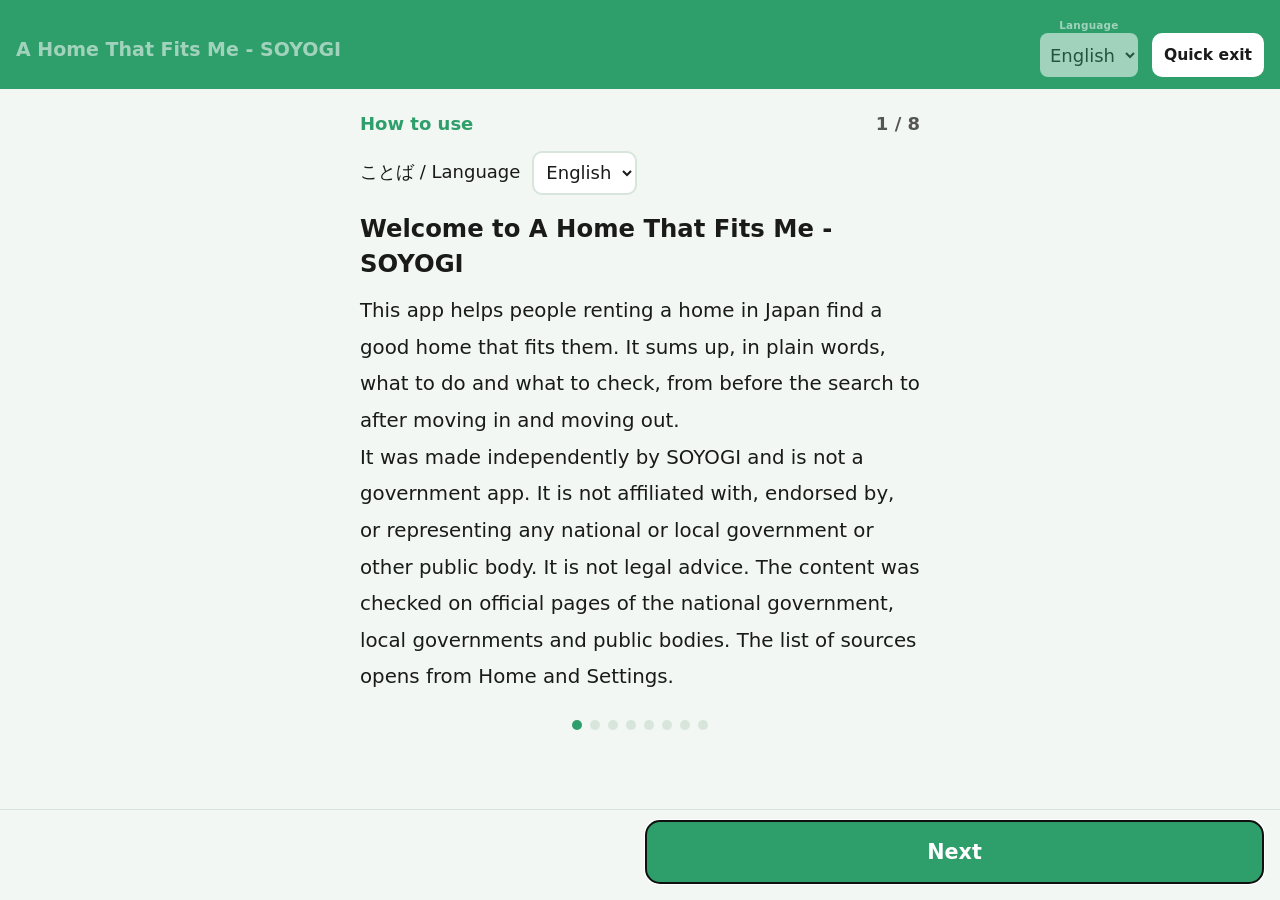
<file: index.html>
<!DOCTYPE html>
<html lang="ja">
<head>
<meta charset="UTF-8">
<meta name="viewport" content="width=device-width, initial-scale=1, viewport-fit=cover">
<meta name="theme-color" content="#2e9e6b">
<title>わたしに合う部屋さがし・そよぎ</title>
<meta name="description" content="賃貸の部屋さがしで、探す前から住んだあとまでにすることを、やさしい言葉のカードと内見のチェックシートで。頼んでよいことと使える仕組みも。端末内のみ・オフライン・登録なし。">
<link rel="manifest" href="manifest.json">
<link rel="icon" href="icons/icon-192.png">
<link rel="apple-touch-icon" href="icons/icon-192.png">
<link rel="stylesheet" href="style.css">
<link rel="stylesheet" href="heya.css">
</head>
<body class="fs0">
<header id="hd">
  <div id="hd-title">わたしに合う部屋さがし・そよぎ</div>
  <div id="hd-right">
    <div id="lang-wrap">
      <span class="lang-label">Language</span>
      <select id="set-lang" aria-label="Language 言語">
        <option value="ja">日本語</option>
        <option value="en">English</option>
      </select>
    </div>
    <!-- すぐ閉じる(app.js quickExit)。重ねた画面はヘッダーの下に出すので、いつも見えている -->
    <button id="btn-qx" class="qx-btn" type="button"></button>
  </div>
</header>

<main id="main">

  <!-- 画面は screens/<id>.js が描く。ナビは6個まで -->
  <section id="scr-home" class="screen" data-scr="home"></section>
  <section id="scr-cards" class="screen hidden" data-scr="cards"></section>
  <section id="scr-naiken" class="screen hidden" data-scr="naiken"></section>
  <section id="scr-joken" class="screen hidden" data-scr="joken"></section>
  <section id="scr-soudan" class="screen hidden" data-scr="soudan"></section>

  <!-- せってい(共通シェル。文言は app.js の I18N_MAP が入れる) -->
  <section id="scr-set" class="screen hidden" data-scr="set">
    <h2 id="set-h-normal" class="sec-h"></h2>
    <div class="set-row"><span id="lbl-fs"></span><button id="btn-fs" class="set-btn"></button></div>
    <div class="set-row"><span id="lbl-theme"></span><button id="btn-theme" class="set-btn"></button></div>
    <div class="set-row"><span id="lbl-bgm"></span><button id="btn-bgm" class="set-btn"></button></div>
    <div class="set-row"><span id="lbl-sound"></span><button id="btn-sound" class="set-btn"></button></div>

    <!-- アプリ固有の設定行(heya_ui.js がつなぐ。文言は app.js の I18N_MAP) -->
    <div id="set-app-rows">
      <div class="set-row"><span id="lbl-sources"></span><button id="btn-sources" class="set-btn"></button></div>
      <div class="set-row"><span id="lbl-wipe"></span><button id="btn-wipe" class="set-btn"></button></div>
      <p id="set-notapp" class="hint"></p>
    </div>
    <!-- はじめての つかいかた を もう一度(app.js openGuide・GUIDE_AGAIN=false なら隠す) -->
    <div id="set-guide-row" class="set-row"><span id="lbl-guide"></span><button id="btn-guide" class="set-btn"></button></div>

    <h2 id="set-h-backup" class="sec-h"></h2>
    <p id="bk-hint" class="hint"></p>
    <div class="bk-row">
      <button id="bk-export" class="set-btn"></button>
      <button id="bk-import" class="set-btn"></button>
    </div>
    <input id="bk-file" type="file" accept="application/json,.json" class="hidden">

    <p id="set-note" class="hint"></p>
    <p class="credit"><a id="link-privacy" href="privacy.html"></a></p>
    <p class="credit"><a id="about-credit" href="https://soudansoyogi.com/" target="_blank" rel="noopener"></a></p>
    <p id="about-ver" class="credit"></p>
  </section>

</main>

<nav id="navbar">
  <button id="nav-home" class="nav-btn active" data-scr="home"></button>
  <button id="nav-cards" class="nav-btn" data-scr="cards"></button>
  <button id="nav-naiken" class="nav-btn" data-scr="naiken"></button>
  <button id="nav-joken" class="nav-btn" data-scr="joken"></button>
  <button id="nav-soudan" class="nav-btn" data-scr="soudan"></button>
  <button id="nav-set" class="nav-btn" data-scr="set"></button>
</nav>

<div id="toast" class="toast" role="status" aria-live="polite"></div>

<script src="audio.js"></script>
<script src="tap.js"></script>
<script src="i18n.js"></script>
<script src="data.js"></script>
<script src="heya_ui.js"></script>
<script src="screens/router.js"></script>
<script src="screens/home.js"></script>
<script src="screens/cards.js"></script>
<script src="screens/naiken.js"></script>
<script src="screens/joken.js"></script>
<script src="screens/soudan.js"></script>
<script src="app.js"></script>
</body>
</html>
</file>
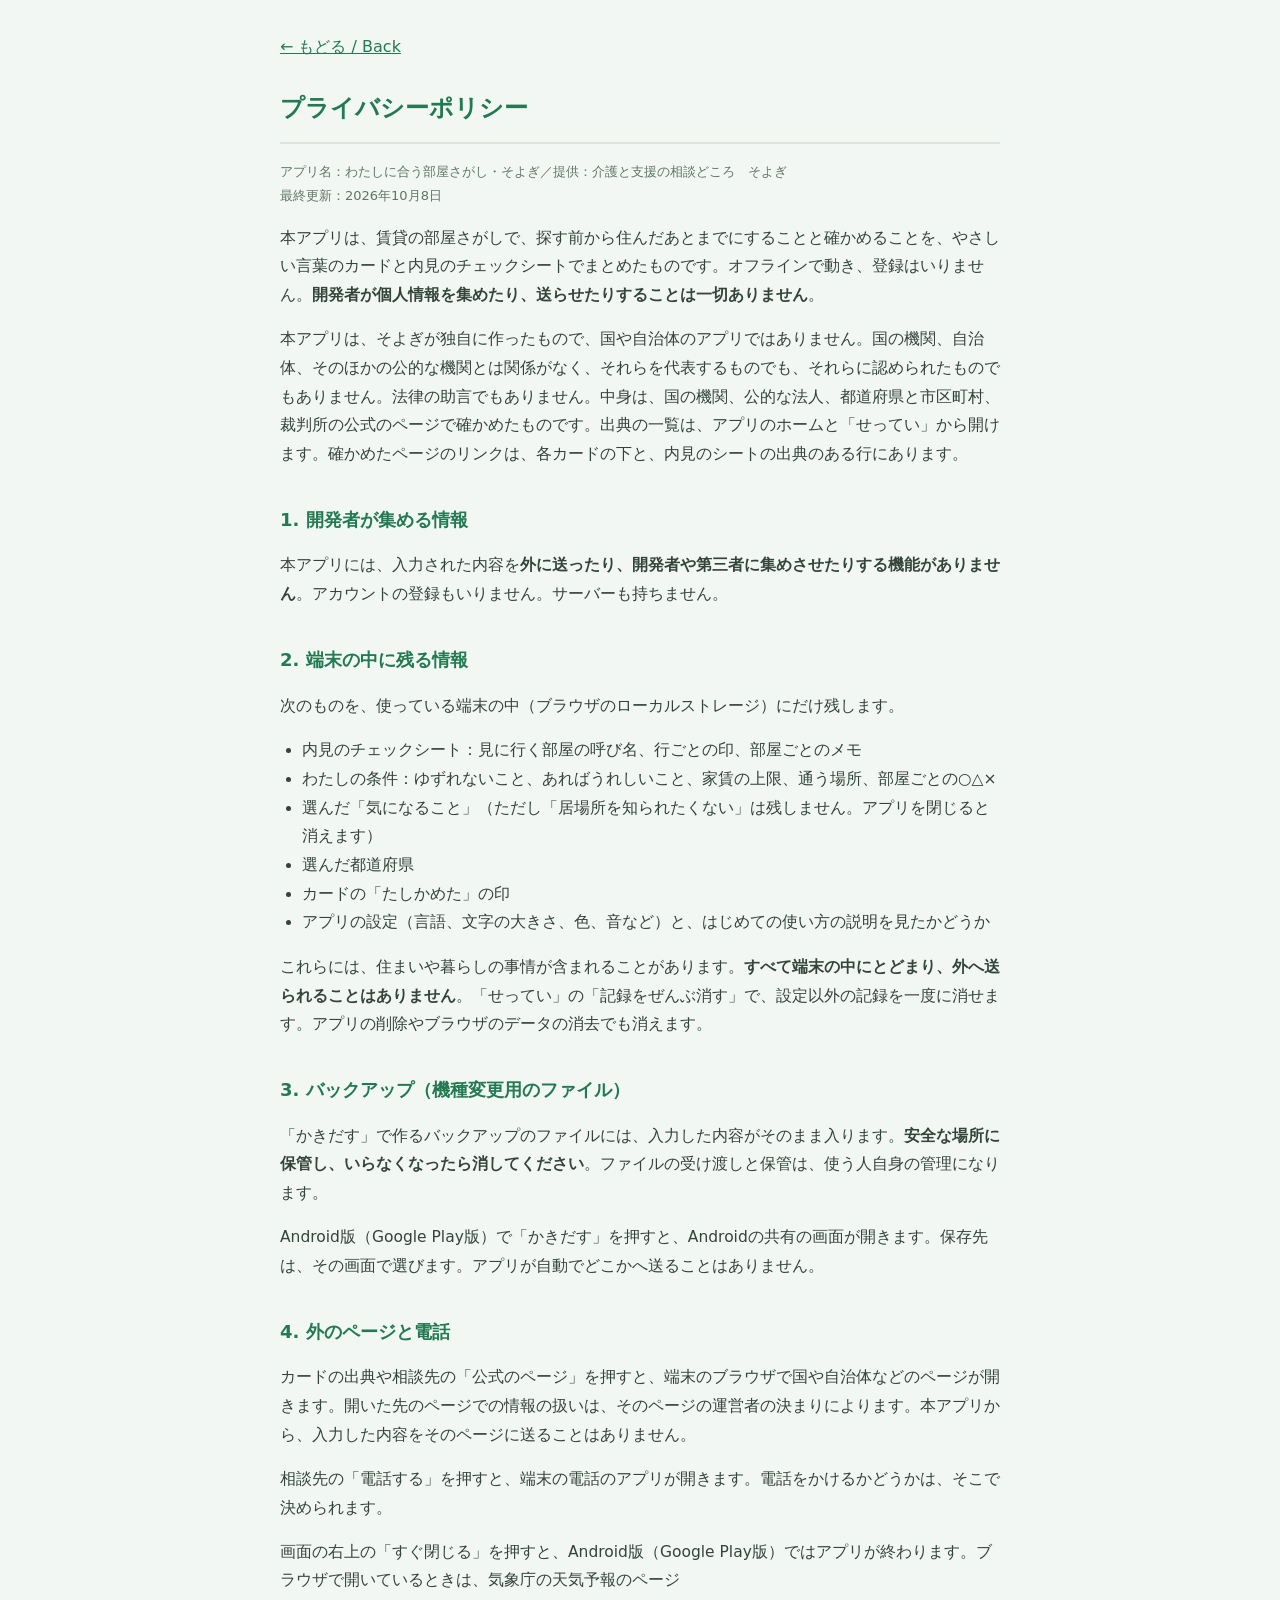
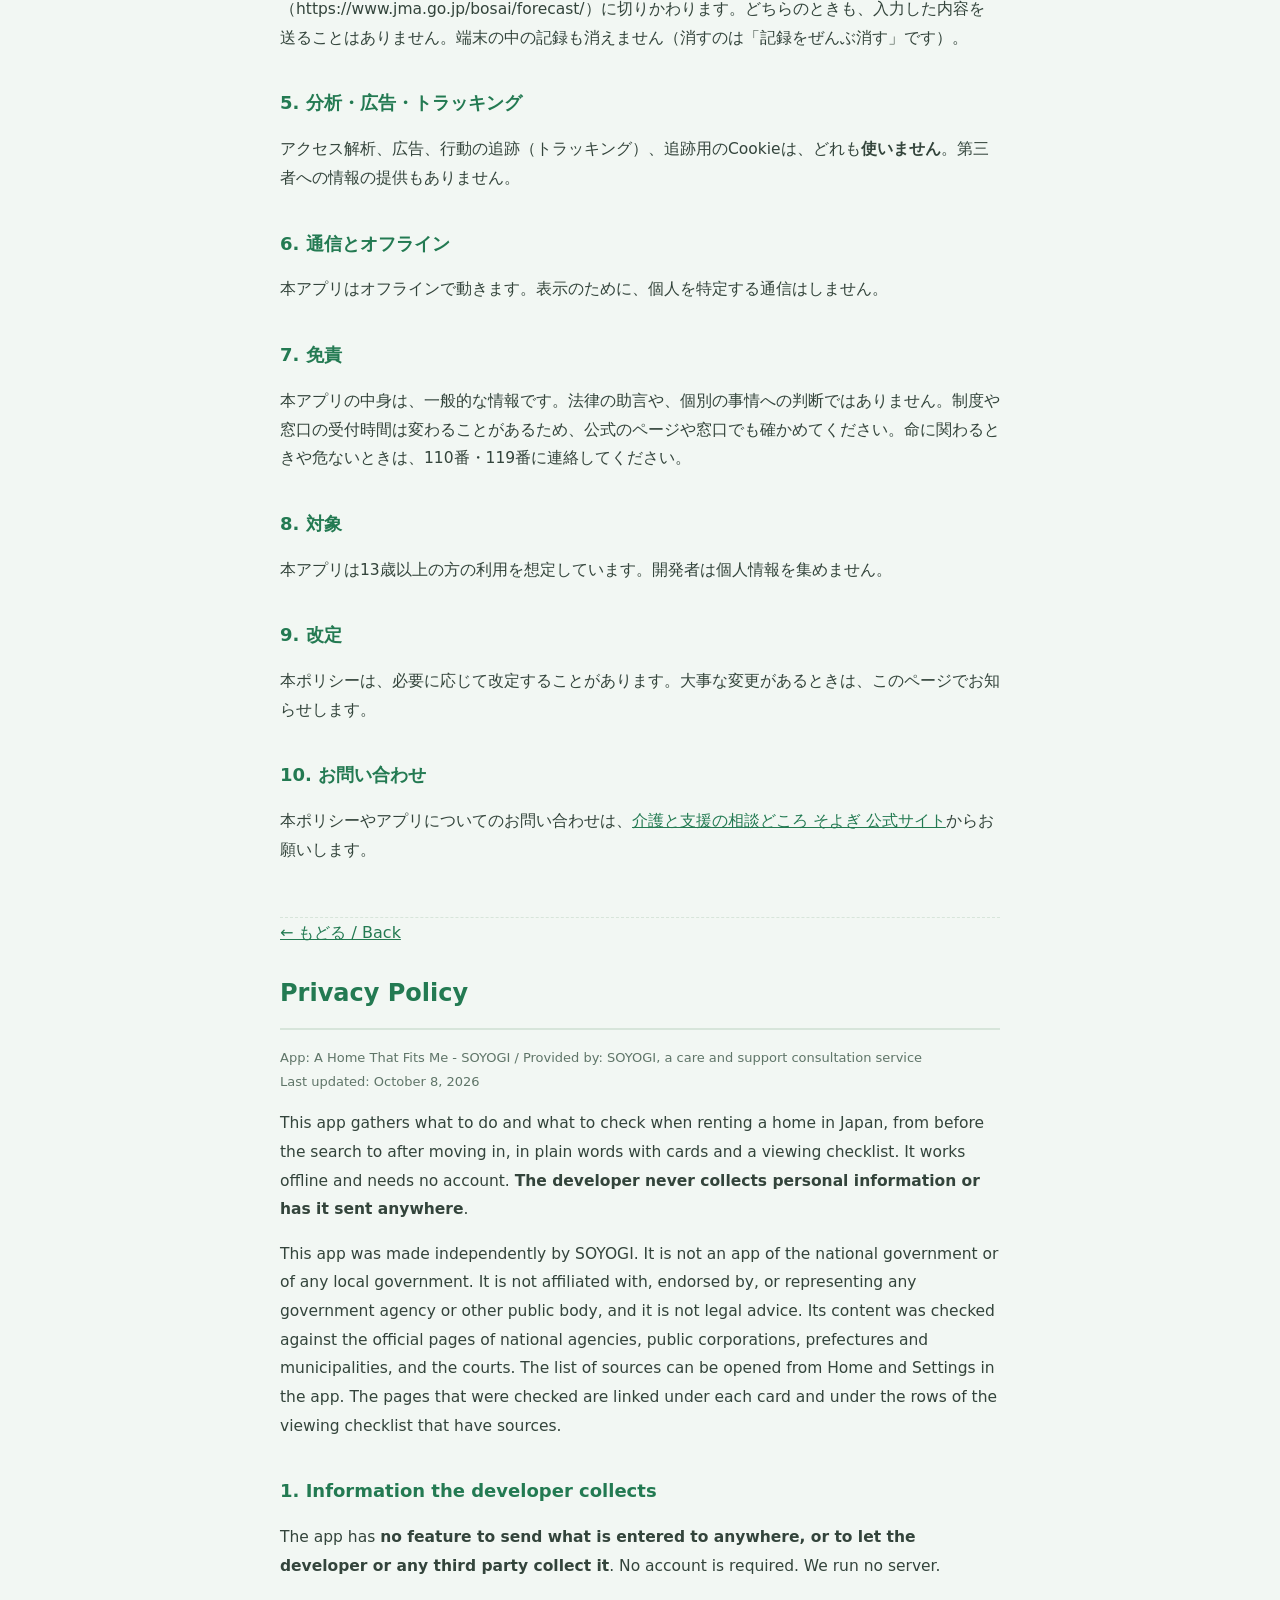
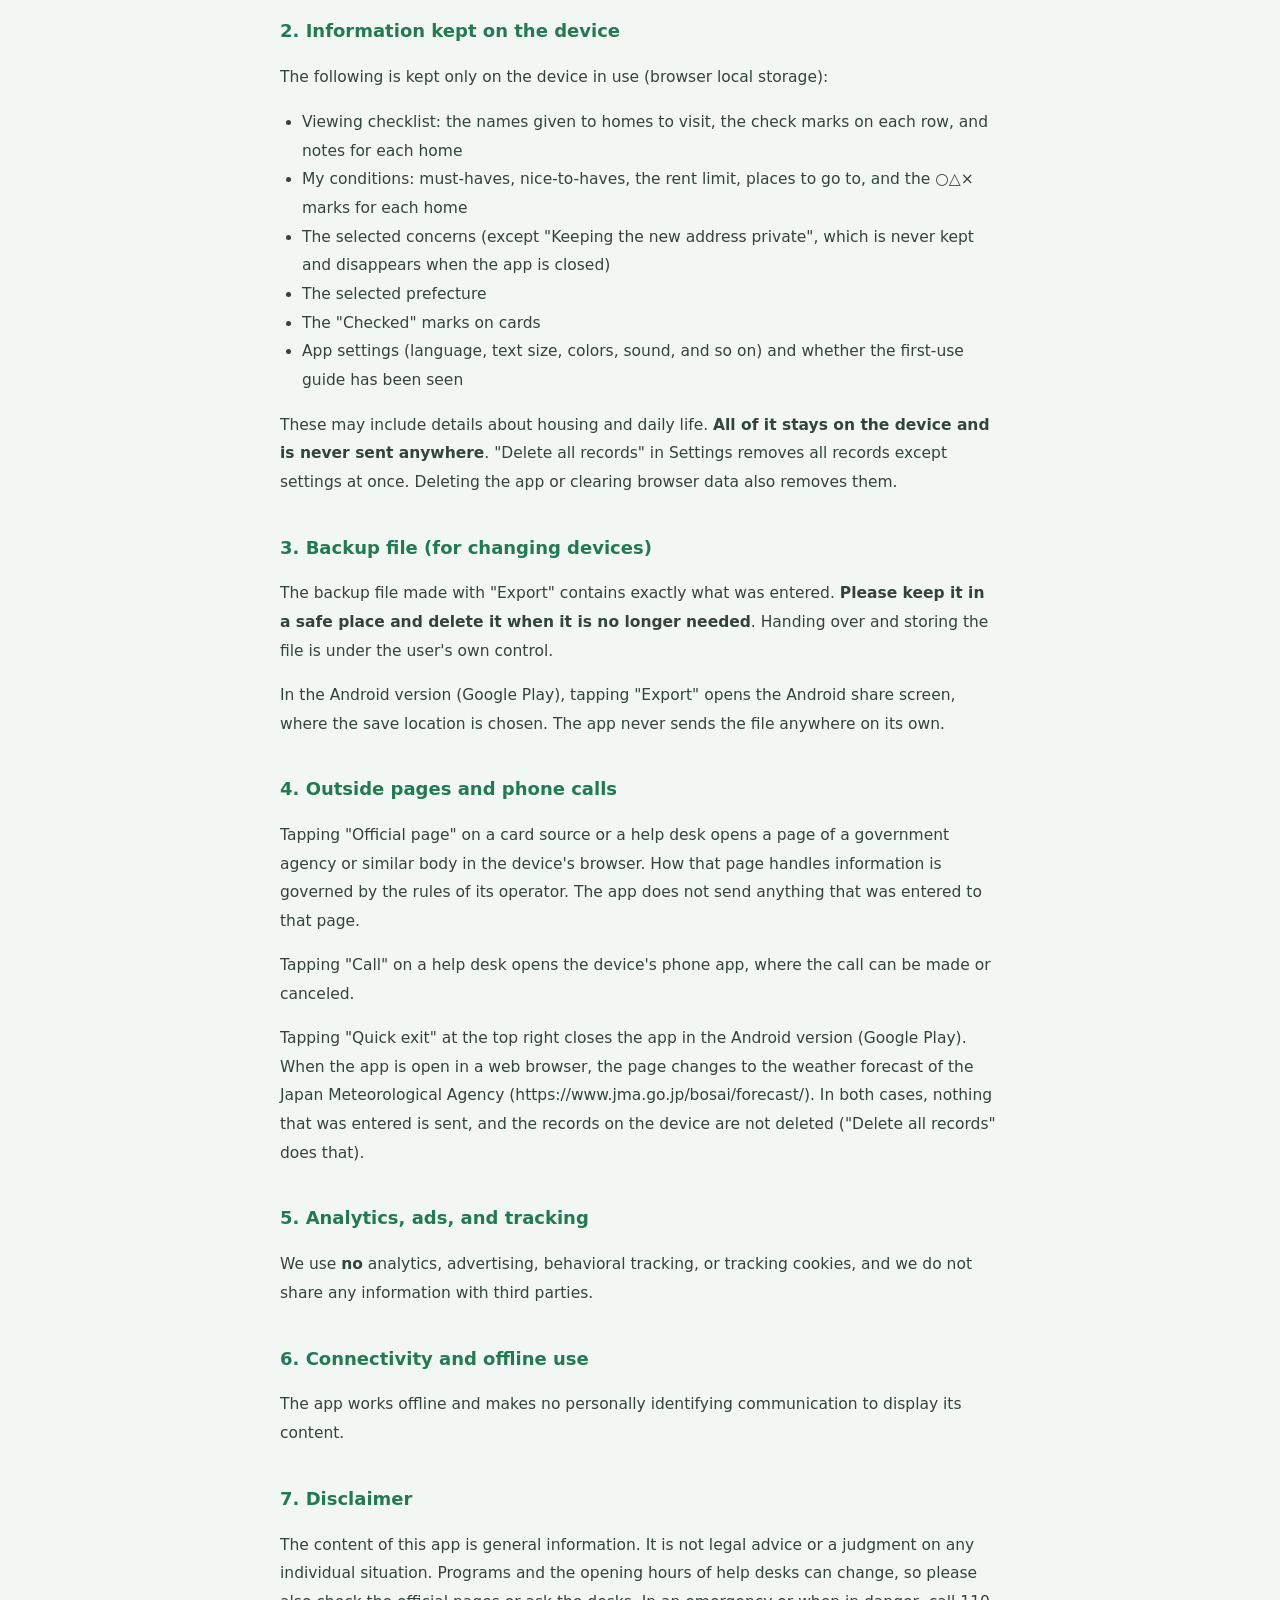
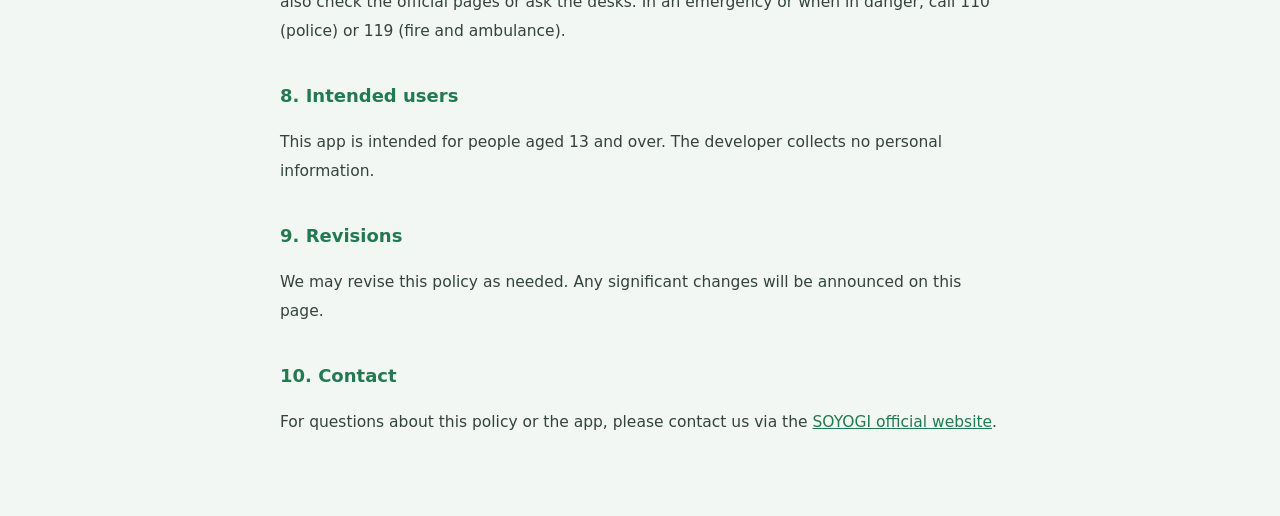
<file: privacy.html>
<!DOCTYPE html>
<html lang="ja">
<head>
<meta charset="UTF-8">
<meta name="viewport" content="width=device-width, initial-scale=1.0">
<meta name="theme-color" content="#2e9e6b">
<title>プライバシーポリシー｜わたしに合う部屋さがし・そよぎ</title>
<style>
  :root{ --brand:#237a52; --ink:#33443b; --soft:#5f7568; --line:#d7e5da; --bg:#f2f7f3; }
  *{box-sizing:border-box;}
  body{ margin:0; background:var(--bg); color:var(--ink); font-family:"Hiragino Kaku Gothic ProN","Yu Gothic UI","Noto Sans JP","Segoe UI",system-ui,sans-serif; line-height:1.85; }
  main{ max-width:760px; margin:0 auto; padding:32px 20px 64px; }
  h1{ font-size:24px; color:var(--brand); border-bottom:2px solid var(--line); padding-bottom:12px; }
  h2{ font-size:18px; color:var(--brand); margin-top:34px; }
  p,li{ font-size:15.5px; }
  ul{ padding-left:22px; }
  .meta{ color:var(--soft); font-size:13px; }
  .back{ display:inline-block; margin-bottom:8px; color:var(--brand); }
  .lang-sep{ margin:52px 0 0; border:0; border-top:1px dashed var(--line); }
  a{ color:var(--brand); }
</style>
</head>
<body>
<main>
  <a class="back" href="./">← もどる / Back</a>
  <h1>プライバシーポリシー</h1>
  <p class="meta">アプリ名：わたしに合う部屋さがし・そよぎ／提供：介護と支援の相談どころ　そよぎ<br>最終更新：2026年10月8日</p>

  <p>本アプリは、賃貸の部屋さがしで、探す前から住んだあとまでにすることと確かめることを、やさしい言葉のカードと内見のチェックシートでまとめたものです。オフラインで動き、登録はいりません。<strong>開発者が個人情報を集めたり、送らせたりすることは一切ありません</strong>。</p>
  <p>本アプリは、そよぎが独自に作ったもので、国や自治体のアプリではありません。国の機関、自治体、そのほかの公的な機関とは関係がなく、それらを代表するものでも、それらに認められたものでもありません。法律の助言でもありません。中身は、国の機関、公的な法人、都道府県と市区町村、裁判所の公式のページで確かめたものです。出典の一覧は、アプリのホームと「せってい」から開けます。確かめたページのリンクは、各カードの下と、内見のシートの出典のある行にあります。</p>

  <h2>1. 開発者が集める情報</h2>
  <p>本アプリには、入力された内容を<strong>外に送ったり、開発者や第三者に集めさせたりする機能がありません</strong>。アカウントの登録もいりません。サーバーも持ちません。</p>

  <h2>2. 端末の中に残る情報</h2>
  <p>次のものを、使っている端末の中（ブラウザのローカルストレージ）にだけ残します。</p>
  <ul>
    <li>内見のチェックシート：見に行く部屋の呼び名、行ごとの印、部屋ごとのメモ</li>
    <li>わたしの条件：ゆずれないこと、あればうれしいこと、家賃の上限、通う場所、部屋ごとの○△×</li>
    <li>選んだ「気になること」（ただし「居場所を知られたくない」は残しません。アプリを閉じると消えます）</li>
    <li>選んだ都道府県</li>
    <li>カードの「たしかめた」の印</li>
    <li>アプリの設定（言語、文字の大きさ、色、音など）と、はじめての使い方の説明を見たかどうか</li>
  </ul>
  <p>これらには、住まいや暮らしの事情が含まれることがあります。<strong>すべて端末の中にとどまり、外へ送られることはありません</strong>。「せってい」の「記録をぜんぶ消す」で、設定以外の記録を一度に消せます。アプリの削除やブラウザのデータの消去でも消えます。</p>

  <h2>3. バックアップ（機種変更用のファイル）</h2>
  <p>「かきだす」で作るバックアップのファイルには、入力した内容がそのまま入ります。<strong>安全な場所に保管し、いらなくなったら消してください</strong>。ファイルの受け渡しと保管は、使う人自身の管理になります。</p>
  <p>Android版（Google Play版）で「かきだす」を押すと、Androidの共有の画面が開きます。保存先は、その画面で選びます。アプリが自動でどこかへ送ることはありません。</p>

  <h2>4. 外のページと電話</h2>
  <p>カードの出典や相談先の「公式のページ」を押すと、端末のブラウザで国や自治体などのページが開きます。開いた先のページでの情報の扱いは、そのページの運営者の決まりによります。本アプリから、入力した内容をそのページに送ることはありません。</p>
  <p>相談先の「電話する」を押すと、端末の電話のアプリが開きます。電話をかけるかどうかは、そこで決められます。</p>
  <p>画面の右上の「すぐ閉じる」を押すと、Android版（Google Play版）ではアプリが終わります。ブラウザで開いているときは、気象庁の天気予報のページ（https://www.jma.go.jp/bosai/forecast/）に切りかわります。どちらのときも、入力した内容を送ることはありません。端末の中の記録も消えません（消すのは「記録をぜんぶ消す」です）。</p>

  <h2>5. 分析・広告・トラッキング</h2>
  <p>アクセス解析、広告、行動の追跡（トラッキング）、追跡用のCookieは、どれも<strong>使いません</strong>。第三者への情報の提供もありません。</p>

  <h2>6. 通信とオフライン</h2>
  <p>本アプリはオフラインで動きます。表示のために、個人を特定する通信はしません。</p>

  <h2>7. 免責</h2>
  <p>本アプリの中身は、一般的な情報です。法律の助言や、個別の事情への判断ではありません。制度や窓口の受付時間は変わることがあるため、公式のページや窓口でも確かめてください。命に関わるときや危ないときは、110番・119番に連絡してください。</p>

  <h2>8. 対象</h2>
  <p>本アプリは13歳以上の方の利用を想定しています。開発者は個人情報を集めません。</p>

  <h2>9. 改定</h2>
  <p>本ポリシーは、必要に応じて改定することがあります。大事な変更があるときは、このページでお知らせします。</p>

  <h2>10. お問い合わせ</h2>
  <p>本ポリシーやアプリについてのお問い合わせは、<a href="https://soudansoyogi.com/" target="_blank" rel="noopener noreferrer">介護と支援の相談どころ そよぎ 公式サイト</a>からお願いします。</p>

  <hr class="lang-sep">

  <a class="back" href="./">← もどる / Back</a>
  <h1>Privacy Policy</h1>
  <p class="meta">App: A Home That Fits Me - SOYOGI / Provided by: SOYOGI, a care and support consultation service<br>Last updated: October 8, 2026</p>

  <p>This app gathers what to do and what to check when renting a home in Japan, from before the search to after moving in, in plain words with cards and a viewing checklist. It works offline and needs no account. <strong>The developer never collects personal information or has it sent anywhere</strong>.</p>
  <p>This app was made independently by SOYOGI. It is not an app of the national government or of any local government. It is not affiliated with, endorsed by, or representing any government agency or other public body, and it is not legal advice. Its content was checked against the official pages of national agencies, public corporations, prefectures and municipalities, and the courts. The list of sources can be opened from Home and Settings in the app. The pages that were checked are linked under each card and under the rows of the viewing checklist that have sources.</p>

  <h2>1. Information the developer collects</h2>
  <p>The app has <strong>no feature to send what is entered to anywhere, or to let the developer or any third party collect it</strong>. No account is required. We run no server.</p>

  <h2>2. Information kept on the device</h2>
  <p>The following is kept only on the device in use (browser local storage):</p>
  <ul>
    <li>Viewing checklist: the names given to homes to visit, the check marks on each row, and notes for each home</li>
    <li>My conditions: must-haves, nice-to-haves, the rent limit, places to go to, and the ○△× marks for each home</li>
    <li>The selected concerns (except "Keeping the new address private", which is never kept and disappears when the app is closed)</li>
    <li>The selected prefecture</li>
    <li>The "Checked" marks on cards</li>
    <li>App settings (language, text size, colors, sound, and so on) and whether the first-use guide has been seen</li>
  </ul>
  <p>These may include details about housing and daily life. <strong>All of it stays on the device and is never sent anywhere</strong>. "Delete all records" in Settings removes all records except settings at once. Deleting the app or clearing browser data also removes them.</p>

  <h2>3. Backup file (for changing devices)</h2>
  <p>The backup file made with "Export" contains exactly what was entered. <strong>Please keep it in a safe place and delete it when it is no longer needed</strong>. Handing over and storing the file is under the user's own control.</p>
  <p>In the Android version (Google Play), tapping "Export" opens the Android share screen, where the save location is chosen. The app never sends the file anywhere on its own.</p>

  <h2>4. Outside pages and phone calls</h2>
  <p>Tapping "Official page" on a card source or a help desk opens a page of a government agency or similar body in the device's browser. How that page handles information is governed by the rules of its operator. The app does not send anything that was entered to that page.</p>
  <p>Tapping "Call" on a help desk opens the device's phone app, where the call can be made or canceled.</p>
  <p>Tapping "Quick exit" at the top right closes the app in the Android version (Google Play). When the app is open in a web browser, the page changes to the weather forecast of the Japan Meteorological Agency (https://www.jma.go.jp/bosai/forecast/). In both cases, nothing that was entered is sent, and the records on the device are not deleted ("Delete all records" does that).</p>

  <h2>5. Analytics, ads, and tracking</h2>
  <p>We use <strong>no</strong> analytics, advertising, behavioral tracking, or tracking cookies, and we do not share any information with third parties.</p>

  <h2>6. Connectivity and offline use</h2>
  <p>The app works offline and makes no personally identifying communication to display its content.</p>

  <h2>7. Disclaimer</h2>
  <p>The content of this app is general information. It is not legal advice or a judgment on any individual situation. Programs and the opening hours of help desks can change, so please also check the official pages or ask the desks. In an emergency or when in danger, call 110 (police) or 119 (fire and ambulance).</p>

  <h2>8. Intended users</h2>
  <p>This app is intended for people aged 13 and over. The developer collects no personal information.</p>

  <h2>9. Revisions</h2>
  <p>We may revise this policy as needed. Any significant changes will be announced on this page.</p>

  <h2>10. Contact</h2>
  <p>For questions about this policy or the app, please contact us via the <a href="https://soudansoyogi.com/" target="_blank" rel="noopener noreferrer">SOYOGI official website</a>.</p>
</main>
</body>
</html>
</file>
<file: style.css>
/* わたしに合う部屋さがし・そよぎ スタイル(そよぎアプリ・キット v1)
   ・そよぎブランド4色(明るい緑/水色/白/黒) = 4テーマ(body data-theme)
   ・シェルは縦フレックス(ヘッダー=上固定 / #main=スクロール / ナビ=下固定)。100dvh・特大文字でも下端まで届く
   ・大人の尊厳を保つ落ち着いたトーン。機能色のみ。でか文字・大ボタン(44px以上)・.pressing の沈み込み(tap.js連動)
   ・targetSdk36(エッジtoエッジ)のため上下左右に env(safe-area-inset-*)。画面の上下端に余白を持つ */
:root{
  --brand:#2e9e6b;
  --bg:#f2f7f3;
  --ink:#1a1a1a;
  --card:#ffffff;
  --line:#d7e5da;
  --sub:#555;
  --alert:#d43f3f;
  --ok:#2e9e6b;
}
body[data-theme="aqua"]{ --brand:#2b8fb5; --bg:#eff7fa; --line:#cfe5ee; }
body[data-theme="white"]{ --brand:#3d8a63; --bg:#ffffff; --card:#f7f9f8; --line:#e2e6e4; }
body[data-theme="dark"]{
  --brand:#43c08a; --bg:#191d1b; --card:#242a27; --ink:#f2f2f2; --line:#3a423e; --sub:#b5bdb8;
}

*{ box-sizing:border-box; -webkit-tap-highlight-color:transparent; }
html,body{ margin:0; }
body{
  font-family:"Hiragino Sans","Yu Gothic UI","Noto Sans JP",system-ui,sans-serif;
  background:var(--bg); color:var(--ink);
  line-height:1.6;
  height:100vh; height:100dvh;
  display:flex; flex-direction:column;
  overflow:hidden;
  -webkit-touch-callout:none;
}
body.fs0{ font-size:18px; }
body.fs1{ font-size:21px; }
body.fs2{ font-size:25px; }

/* ======== ヘッダー(chromeは固定19px=fs2でも肥大させない) ======== */
header#hd{
  background:var(--brand); color:#fff;
  padding:calc(20px + env(safe-area-inset-top)) max(16px, env(safe-area-inset-right)) 12px max(16px, env(safe-area-inset-left));
  font-weight:700; font-size:19px;
  display:flex; align-items:center; justify-content:space-between; gap:14px;
  flex-shrink:0; overflow:hidden;
  min-height:calc(80px + env(safe-area-inset-top));
}
#hd-title{ flex:1; min-width:2.5em; overflow:hidden; text-overflow:ellipsis; white-space:nowrap; }
#hd-right{ display:flex; align-items:flex-end; gap:14px; flex-shrink:0; }
#lang-wrap{ display:flex; flex-direction:column; align-items:center; gap:3px; flex-shrink:0; }
.lang-label{ font-size:.55em; font-weight:700; color:#fff; line-height:1; letter-spacing:.02em; }
#hd #set-lang{
  min-height:44px; font-size:.95em; font-family:inherit;
  border:none; border-radius:8px; padding:2px 6px;
  background:#fff; color:#1a1a1a;
}
.hd-btn{
  min-height:44px; min-width:44px; padding:0 10px;
  border:none; border-radius:8px; background:rgba(255,255,255,.22); color:#fff;
  font-size:1em; font-family:inherit; font-weight:700;
}

/* ======== 本文(ここだけスクロール) ======== */
#main{
  flex:1 1 auto; min-height:0; overflow-y:auto;
  -webkit-overflow-scrolling:touch;
  width:100%; max-width:680px; margin:0 auto;
  padding:16px max(16px, env(safe-area-inset-right)) 24px max(16px, env(safe-area-inset-left));
}
.screen.hidden, .hidden, [hidden]{ display:none !important; }
.scr-title{ font-size:1.3em; margin:0 0 10px; }
.sec-h{ font-size:1.05em; margin:24px 0 8px; }
.hint{ color:var(--sub); font-size:.92em; }
.note{
  background:var(--card); border:1.5px solid var(--brand); border-radius:10px;
  padding:10px 12px; color:var(--ink); font-size:.95em; margin:0 0 10px;
}
.tagline{ font-weight:700; margin:4px 0 14px; }

/* ======== 共通部品 ======== */
.big-btn{
  display:flex; align-items:center; gap:16px; width:100%; font-size:1em;
  min-height:76px; padding:14px 20px; margin:0 0 14px;
  border:2px solid var(--brand); background:var(--card); color:var(--ink);
  border-radius:18px; font-family:inherit; text-align:left;
}
.big-btn .ico{ font-size:1.9em; line-height:1; flex:none; width:1.5em; text-align:center; }
.big-btn .lbl{ font-size:1.2em; font-weight:700; }
.big-btn.primary{ background:var(--brand); color:#fff; }
.big-btn.alert{ border-color:var(--alert); }
.big-btn.huge{ min-height:40vh; min-height:40dvh; justify-content:center; text-align:center; font-size:1.3em; }
.grid2{ display:grid; grid-template-columns:1fr 1fr; gap:12px; }
.grid2 .big-btn{ flex-direction:column; justify-content:center; text-align:center; margin:0; min-height:120px; }
.card{
  background:var(--card); border:2px solid var(--line); border-radius:16px;
  padding:12px 14px; margin:0 0 12px;
}
.card.tappable{ border-color:var(--brand); }
.row{ display:flex; align-items:center; gap:10px; }
.row.between{ justify-content:space-between; }
.btn{
  min-height:52px; min-width:52px; padding:0 18px;
  display:inline-flex; align-items:center; justify-content:center; gap:8px;
  border:2px solid var(--line); background:var(--card); color:var(--ink);
  border-radius:14px; font-family:inherit; font-size:1em; font-weight:700;
}
.btn.primary{ border-color:var(--brand); background:var(--brand); color:#fff; }
.btn.danger{ border-color:#cc3b30; color:#cc3b30; }
body[data-theme="dark"] .btn.danger{ border-color:#ef9a9a; color:#ef9a9a; }
.btn.wide{ width:100%; }
.btn-row{ display:flex; gap:10px; flex-wrap:wrap; margin:10px 0; }
.btn-row .btn{ flex:1; }
.field{ margin:12px 0; }
.field label{ display:block; font-weight:700; margin:0 0 4px; }
.field input[type="text"], .field input[type="number"], .field input[type="date"], .field input[type="time"], .field textarea, .field select{
  width:100%; font-size:1em; font-family:inherit;
  padding:10px; border:2px solid var(--line); border-radius:10px;
  background:var(--card); color:var(--ink);
}
.field textarea{ resize:vertical; min-height:2.6em; }
.list{ margin:0; padding:0; list-style:none; }
.list li{
  background:var(--card); border:2px solid var(--line); border-radius:12px;
  padding:10px 12px; margin:0 0 8px; min-height:52px;
  display:flex; align-items:center; gap:10px;
}
.list li .grow{ flex:1; min-width:0; overflow-wrap:anywhere; }
.chips{ display:flex; flex-wrap:wrap; gap:8px; }
.chip{
  min-height:44px; padding:6px 14px; border-radius:999px;
  border:2px solid var(--line); background:var(--card); color:var(--ink);
  font-family:inherit; font-size:.95em; font-weight:700;
}
.chip.on{ border-color:var(--brand); background:var(--brand); color:#fff; }
.empty{ color:var(--sub); text-align:center; padding:20px 8px; }
.photo-thumb{ width:64px; height:64px; object-fit:cover; border-radius:10px; background:var(--bg); flex:none; }
.photo-big{ width:100%; max-width:min(90vw,420px); aspect-ratio:1/1; object-fit:contain; border-radius:16px; background:var(--card); border:2px solid var(--line); display:block; margin:0 auto; }

/* ======== でか文字・見せる(全画面) ======== */
.ov{
  position:fixed; inset:0; z-index:300; background:var(--bg); color:var(--ink);
  overflow-y:auto; -webkit-overflow-scrolling:touch;
  padding:calc(20px + env(safe-area-inset-top)) max(16px, env(safe-area-inset-right))
          calc(96px + env(safe-area-inset-bottom)) max(16px, env(safe-area-inset-left));
}
.ov.show-white{ background:#fff; color:#1a1a1a; }
.ov.show-black{ background:#000; color:#fff; }
.ov-close{
  position:fixed; min-height:64px; z-index:301;
  bottom:calc(16px + env(safe-area-inset-bottom));
  left:max(16px, env(safe-area-inset-left)); right:max(16px, env(safe-area-inset-right));
  background:var(--brand); color:#fff; border:none; border-radius:12px;
  font-size:1.2em; font-weight:700; font-family:inherit;
}
.show-head{ font-size:1.3em; font-weight:800; border:3px solid var(--brand); border-radius:12px; padding:12px; text-align:center; }
.show-block{ margin-top:18px; }
.show-label{ font-size:.9em; color:var(--sub); font-weight:700; }
.show-value{ font-size:1.9em; font-weight:800; line-height:1.35; background:var(--card); border-radius:10px; padding:10px 12px; overflow-wrap:anywhere; }
.step-text{ font-size:2em; font-weight:800; line-height:1.4; text-align:center; margin:12vh 0 24px; overflow-wrap:anywhere; }
.call-btn{
  display:block; margin-top:10px; min-height:64px; line-height:64px;
  background:#2e9e6b; color:#fff; text-align:center;
  font-size:1.3em; font-weight:800; border-radius:12px; text-decoration:none;
}

/* ======== せってい ======== */
.set-row{
  display:flex; justify-content:space-between; align-items:center;
  min-height:56px; gap:12px; border-bottom:1px solid var(--line);
}
.set-btn{
  min-width:120px; min-height:48px; font-size:1em; font-family:inherit;
  border:2px solid var(--brand); background:var(--card); color:var(--ink);
  border-radius:10px;
}
select{ min-height:48px; font-size:1em; font-family:inherit; }
.bk-row{ display:flex; gap:12px; }
.bk-row .set-btn{ flex:1; }
input[type="file"].hidden{ display:none; }
.credit{ color:var(--sub); margin-top:20px; text-align:center; }
.credit a{ color:var(--brand); text-decoration:underline; display:inline-block; padding:8px 4px; }

/* ======== ナビ(下固定・最大6) ======== */
#navbar{
  flex-shrink:0; display:flex;
  background:var(--card); border-top:2px solid var(--line);
  padding-bottom:max(6px, env(safe-area-inset-bottom));
  padding-left:env(safe-area-inset-left); padding-right:env(safe-area-inset-right);
}
.nav-btn{
  flex:1; min-height:64px; min-width:44px; border:none; background:none;
  font-size:clamp(12px, 3.6vw, 16px); line-height:1.25; word-break:keep-all; font-weight:700; font-family:inherit; color:var(--sub);
  border-top:4px solid transparent; padding:4px 2px;
}
.nav-btn.active{ color:var(--brand); border-top-color:var(--brand); }
.nav-btn.hidden{ display:none; }

/* tap.js の押下フィードバック */
.pressing{ transform:scale(.97); filter:brightness(.92); }

/* アプリの中の確かめの窓(app.js askBox・Play版だけ・2026-09-29)。重ねた画面・写真の切りとりより上、トーストより下 */
.ov.ask-ov{
  z-index:360; background:rgba(0,0,0,.55); display:flex; align-items:center; justify-content:center;
  padding:calc(16px + env(safe-area-inset-top)) max(16px, env(safe-area-inset-right))
          calc(16px + env(safe-area-inset-bottom)) max(16px, env(safe-area-inset-left));
}
.ask-box{ background:var(--card); color:var(--ink); border:2px solid var(--line); border-radius:16px; padding:20px 16px 16px; width:min(100%, 460px); max-height:100%; overflow-y:auto; }
.ask-msg{ font-size:1.15em; font-weight:700; line-height:1.55; margin:0 0 18px; word-break:keep-all; overflow-wrap:anywhere; white-space:pre-wrap; }   /* 分かち書きの空白で折る(語の途中で切らない) */
.ask-row{ display:flex; flex-wrap:wrap; gap:10px; }
.ask-row .btn{ flex:1 1 7em; min-height:56px; font-size:1.1em; }

/* トースト */
.toast{
  position:fixed; bottom:calc(96px + env(safe-area-inset-bottom)); left:50%; transform:translateX(-50%);
  background:#333; color:#fff; padding:10px 18px; border-radius:999px;
  opacity:0; transition:opacity .25s; pointer-events:none; z-index:400; max-width:88%; width:max-content;
}
.toast.show{ opacity:1; }

/* ======== 写真の取り込みとトリミング(photo.js) ======== */
.photo-ov{
  position:fixed; inset:0; z-index:350; background:var(--bg); color:var(--ink);
  display:flex; flex-direction:column; align-items:center; overflow-y:auto;
  padding:calc(20px + env(safe-area-inset-top)) 16px calc(24px + env(safe-area-inset-bottom));
}
.photo-ov-title{ font-size:1.18em; font-weight:700; margin:0 0 6px; text-align:center; }
.photo-ov-hint{ color:var(--sub); font-size:.92em; text-align:center; margin:0 0 14px; max-width:22em; }
.photo-crop-canvas{
  width:min(80vw,300px); height:min(80vw,300px); max-width:300px; max-height:300px;
  border-radius:12px; border:2px solid var(--brand); background:#000; touch-action:none; display:block;
}
.photo-dpad{ display:grid; grid-template-columns:repeat(3,52px); grid-template-rows:repeat(3,52px); gap:6px; margin:14px 0 6px; justify-content:center; }
.photo-nudge{ min-width:52px; min-height:52px; border:2px solid var(--line); background:var(--card); color:var(--ink); border-radius:12px; font-size:1.2em; font-family:inherit; }
.photo-nudge.spacer{ border:none; background:none; }
.photo-zoom-row{ display:flex; align-items:center; gap:10px; width:100%; max-width:340px; margin:8px 0 2px; }
.photo-zoom-row input[type="range"]{ flex:1; min-height:44px; accent-color:var(--brand); }
.photo-row{ display:flex; gap:12px; justify-content:center; flex-wrap:wrap; width:100%; max-width:420px; margin-top:12px; }
.photo-file{ display:none; }

/* はじめての つかいかた(app.js openGuide・2026-09-30)。🔴この節はファイルの最後に置く(patch_guide.js がここから最後までを写す)。
   ほかの重ねた画面より上・確かめの窓より下。ボタンは下に固定した帯(地の色つき=長いページでも本文が透けない) */
.ov.guide-ov{ z-index:350; padding-bottom:calc(128px + env(safe-area-inset-bottom)); }
.guide-box{ width:min(100%, 560px); margin:0 auto; }
.guide-top{ display:flex; justify-content:space-between; align-items:baseline; gap:12px; }
.guide-title{ margin:0; font-weight:800; color:var(--brand-ink, var(--brand)); }
.guide-step{ margin:0; color:var(--sub); font-weight:700; white-space:nowrap; unicode-bidi:isolate; }   /* 向きは app.js が dir で決める(ar で「8 / 1」にしない) */
.guide-lang{ display:flex; align-items:center; flex-wrap:wrap; gap:8px 12px; margin:12px 0 0; }
.guide-lang select{ min-height:44px; font-size:1em; font-family:inherit; border:2px solid var(--line); border-radius:10px; background:var(--card); color:var(--ink); padding:2px 8px; }
.guide-h{ font-size:1.35em; line-height:1.45; margin:16px 0 12px; word-break:keep-all; overflow-wrap:anywhere; }
.guide-p{ font-size:1.1em; line-height:1.85; margin:0; white-space:pre-line; word-break:keep-all; overflow-wrap:anywhere; }
.guide-dots{ display:flex; justify-content:center; flex-wrap:wrap; gap:8px; margin:24px 0 0; }
.guide-dot{ width:10px; height:10px; border-radius:50%; background:var(--line); }
.guide-dot.on{ background:var(--brand); }
.guide-row{
  position:fixed; z-index:351; display:flex; gap:10px; left:0; right:0; bottom:0;
  padding:10px max(16px, env(safe-area-inset-right)) calc(16px + env(safe-area-inset-bottom)) max(16px, env(safe-area-inset-left));
  background:var(--bg); border-top:1px solid var(--line);
}
.guide-row .btn{ flex:1 1 0; min-width:0; min-height:64px; font-size:1.15em; }
</file>
<file: heya.css>
/* わたしに合う部屋さがし・そよぎ アプリ固有の見た目（style.css のあとに読む。共通部分は style.css）
   ・色はPDF版と同じ考え：緑＝すること、水色＝確かめかた、さんご色＝気をつけて。印（根拠の強さ）は6色の小さな札 */
:root{
  --aqua:#2a7fa8; --aqua-lite:#e6f4fa; --aqua-edge:#7ccae8;
  --coral:#b5493e; --coral-lite:#fdf1ef; --coral-edge:#eba79f;
  --green-lite:#e6f5ee; --green-edge:#6ccba9;
  --plum:#7a4a93; --plum-lite:#f5eefa; --gold:#8a6a10; --gold-lite:#fbf5e3; --gold-edge:#e0c77a;
}
body[data-theme="dark"]{
  --aqua:#8fd3f0; --aqua-lite:#1d2e36; --aqua-edge:#3f7f99;
  --coral:#f2a59c; --coral-lite:#3a2422; --coral-edge:#8a4a43;
  --green-lite:#1f332a; --green-edge:#3f8a6a;
  --plum:#d7b6ea; --plum-lite:#2f2536; --gold:#f0d58a; --gold-lite:#342d17; --gold-edge:#7d6a2a;
}

/* すぐ閉じる（app.js quickExit・2026-10-05）。ヘッダーの右にいつも出す。
   重ねた画面（カード・出典の一覧・プライバシーポリシー・はじめての つかいかた・確かめの窓）は、どれもヘッダーの下から出す＝このボタンが隠れない */
.qx-btn{
  flex:none; min-height:44px; min-width:44px; padding:4px 10px;
  border:2px solid #fff; border-radius:10px; background:#fff; color:#1a1a1a;
  font-family:inherit; font-size:.82em; font-weight:800; line-height:1.2; white-space:nowrap;
}
.ov{ top:var(--hd-h, 0px); }
.ov:not(.ask-ov){ padding-top:20px; }
.ov.ask-ov{ padding-top:16px; }
/* 重ねた画面のあいだは、ヘッダーの Language と名前（ホームへ）は押せない（前と同じ。裏の画面だけが変わるのを防ぐ）。押せるのは すぐ閉じる だけ */
body:has(.ov) #lang-wrap, body:has(.ov) #hd-title{ pointer-events:none; opacity:.55; }
/* 幅 339px まで：すき間を詰めて、英語の短い名前も2行に入れる（320px で「A Hom…」に切れないように） */
@media (max-width:339px){ header#hd{ gap:8px; } #hd-right{ gap:8px; } .qx-btn{ padding:4px 6px; } }
/* 名前が1行に入らない幅では2行（app.js fitTitle。折るのは app.nameWrap の「|」と英語の空白だけ） */
#hd-title.two{ white-space:normal; word-break:keep-all; line-height:1.22; font-size:.84em; display:-webkit-box; -webkit-box-orient:vertical; -webkit-line-clamp:2; text-overflow:clip; }
html.qx-hide body{ visibility:hidden; }

/* 国や自治体のアプリではありません（ホームのいちばん上） */
.notapp{ background:var(--card); border:2px solid var(--aqua-edge); border-radius:12px; padding:10px 12px; margin:0 0 14px; }
.notapp-p{ margin:0 0 8px; font-size:.92em; }
.notapp-btn{ width:100%; min-height:48px; border-color:var(--aqua); color:var(--aqua); }
.home-lead{ margin:0 0 6px; }

/* 気になること・段階 */
.concern-chips .chip{ text-align:left; line-height:1.35; }
.stage-list{ display:flex; flex-direction:column; gap:10px; }
.stage-btn{
  display:flex; align-items:flex-start; gap:12px; width:100%; text-align:left;
  min-height:64px; padding:12px 14px; border:2px solid var(--brand); border-radius:14px;
  background:var(--card); color:var(--ink); font-family:inherit; font-size:1em;
}
.stage-no{ flex:none; width:2em; height:2em; border-radius:50%; background:var(--brand); color:#fff; display:flex; align-items:center; justify-content:center; font-weight:800; }
.stage-txt{ display:flex; flex-direction:column; gap:2px; min-width:0; }
.stage-lbl{ font-weight:800; font-size:1.08em; }
.stage-lead{ color:var(--sub); font-size:.9em; }
.stage-n{ font-size:.85em; color:var(--sub); display:flex; flex-wrap:wrap; gap:6px 10px; align-items:center; }
.stage-fit{ background:var(--brand); color:#fff; border-radius:999px; padding:0 10px; font-weight:700; }

/* カードの一覧 */
.stage-chips{ margin:0 0 10px; }
.stage-chips .chip{ font-size:.88em; }
.fit-toggle{ margin:0 0 10px; }
.card-list{ list-style:none; margin:0; padding:0; }
.card-row{ margin:0 0 8px; }
.card-btn{
  display:flex; align-items:flex-start; gap:10px; width:100%; text-align:left;
  min-height:56px; padding:10px 12px; border:2px solid var(--line); border-radius:12px;
  background:var(--card); color:var(--ink); font-family:inherit; font-size:1em;
}
.card-row.fit .card-btn{ border-color:var(--brand); }
.cr-no{ flex:none; min-width:1.9em; height:1.9em; border-radius:50%; background:var(--green-lite); color:var(--brand); border:1.5px solid var(--green-edge); display:flex; align-items:center; justify-content:center; font-weight:800; font-size:.9em; }
.cr-txt{ display:flex; flex-direction:column; gap:4px; min-width:0; }
.cr-title{ font-weight:700; line-height:1.45; overflow-wrap:anywhere; }
.cr-meta{ display:flex; flex-wrap:wrap; gap:6px; align-items:center; }
.fit-mark{ display:inline-block; background:var(--brand); color:#fff; border-radius:999px; padding:0 10px; font-size:.8em; font-weight:700; }
.done-mark{ color:var(--brand); font-size:.82em; font-weight:700; }

/* 印（根拠の強さ） */
.tag{ display:inline-block; border:1.5px solid; border-radius:6px; padding:0 8px; font-size:.78em; font-weight:700; line-height:1.6; }
.tag-law{ color:var(--brand); border-color:var(--green-edge); background:var(--green-lite); }
.tag-rule{ color:var(--brand); border-color:var(--green-edge); background:var(--card); }
.tag-guide{ color:var(--aqua); border-color:var(--aqua-edge); background:var(--aqua-lite); }
.tag-court{ color:var(--plum); border-color:#c7a9d8; background:var(--plum-lite); }
.tag-warn{ color:var(--gold); border-color:var(--gold-edge); background:var(--gold-lite); }
.tag-tip{ color:var(--sub); border-color:var(--line); background:var(--card); }

/* 重ねた画面の題は、読み上げのために focus するだけ（枠は出さない） */
.ov [tabindex="-1"]:focus{ outline:none; }
/* 重ねた画面（とじるボタンの分だけ下をあける） */
.heya-ov{ padding-bottom:calc(100px + env(safe-area-inset-bottom)); }
.heya-ov > *:not(.ov-close){ max-width:680px; margin-left:auto; margin-right:auto; }
/* プライバシーポリシー（heya_ui.js openPrivacy。中身は privacy.html の main） */
.pp-box h1{ font-size:1.3em; color:var(--brand); border-bottom:2px solid var(--line); padding-bottom:8px; margin:0 0 10px; outline:none; }
.pp-box h2{ font-size:1.08em; color:var(--brand); margin:26px 0 6px; }
.pp-box p, .pp-box li{ line-height:1.8; overflow-wrap:anywhere; }
.pp-box ul{ padding-left:1.3em; }
.pp-box .meta{ color:var(--sub); font-size:.85em; }
.pp-box a{ color:var(--brand); }
.card-full .cf-head{ display:flex; gap:10px; align-items:flex-start; }
.cf-no{ flex:none; min-width:2em; height:2em; border-radius:50%; background:var(--brand); color:#fff; display:flex; align-items:center; justify-content:center; font-weight:800; }
.cf-title{ font-size:1.2em; line-height:1.45; margin:0; outline:none; }
.cf-meta{ display:flex; flex-wrap:wrap; gap:8px; align-items:center; margin:10px 0 6px; }
.cf-stage{ color:var(--sub); font-size:.88em; }
.cf-concerns{ display:flex; flex-wrap:wrap; gap:6px; margin:0 0 6px; }
.mini-chip{ border:1.5px solid var(--line); border-radius:999px; padding:0 10px; font-size:.8em; color:var(--sub); }
.cf-sec{ background:var(--card); border:2px solid var(--line); border-radius:12px; padding:8px 12px; margin:10px 0; }
.cf-lbl{ font-size:.9em; margin:0 0 4px; }
.cf-p{ margin:0 0 6px; line-height:1.75; }
.cf-p:last-child{ margin-bottom:0; }
.cf-look{ border-color:var(--green-edge); } .cf-look .cf-lbl{ color:var(--brand); }
.cf-why .cf-lbl{ color:var(--sub); }
.cf-warn{ border-color:var(--coral-edge); background:var(--coral-lite); } .cf-warn .cf-lbl{ color:var(--coral); }
.cf-how{ border-color:var(--aqua-edge); } .cf-how .cf-lbl{ color:var(--aqua); }
.cf-note{ border-style:dashed; }
.done-btn{ width:100%; margin:4px 0 6px; }
.done-btn.on{ border-color:var(--brand); color:var(--brand); }
.cf-rowlist{ margin:0; padding-left:1.2em; }
.cf-rowlist li{ margin:0 0 4px; }
.src-list{ list-style:none; margin:0; padding:0; }
.src-list li{ padding:8px 0; border-bottom:1px solid var(--line); display:flex; flex-direction:column; gap:2px; overflow-wrap:anywhere; }
.src-list li:last-child{ border-bottom:none; }
.src-pub, .src-org{ color:var(--sub); font-size:.85em; }
.src-org{ color:var(--ink); font-weight:700; font-size:.95em; }
a.ext{ color:var(--aqua); text-decoration:underline; padding:10px 0; display:inline-flex; align-items:center; min-height:44px; }   /* 縦に並ぶ出典も押し間違えにくいよう 44px 以上(2026-11-11) */
p.cf-note{ margin:8px 0 0; font-size:.85em; }
.legend-list{ list-style:none; margin:0; padding:0; }
.legend-list li{ display:flex; flex-direction:column; gap:4px; margin:0 0 10px; }
.legend-t{ font-size:.9em; }

/* 内見 */
.add-row{ display:flex; gap:8px; margin:8px 0 12px; }
.add-row input{ flex:1; min-width:0; min-height:52px; font-size:1em; font-family:inherit; padding:8px 10px; border:2px solid var(--line); border-radius:10px; background:var(--card); color:var(--ink); }
.prop-btn{ flex:1; min-height:52px; text-align:left; border:none; background:none; color:var(--ink); font-family:inherit; font-size:1.05em; font-weight:700; }
.prop-list li{ border-color:var(--brand); }
.empty-li{ color:var(--sub); justify-content:center; }
.view-btn{ margin-top:6px; }
.fold-btn{ justify-content:flex-start; margin:8px 0; }
.bring-list{ list-style:none; margin:0 0 8px; padding:0; }
.bring-list li{ background:var(--card); border:1.5px solid var(--line); border-radius:10px; padding:8px 10px; margin:0 0 6px; display:flex; flex-direction:column; gap:2px; }
.nk-group{ margin:16px 0 0; }
.nk-gh{ font-size:1.05em; margin:0 0 4px; border-left:6px solid var(--brand); padding-left:8px; }
.nk-rows{ list-style:none; margin:6px 0 0; padding:0; }
.nk-row{ background:var(--card); border:2px solid var(--line); border-radius:12px; padding:6px 10px 8px; margin:0 0 8px; }
.nk-row.fit{ border-color:var(--brand); }
.nk-row.on{ background:var(--green-lite); }
.nk-check{ display:flex; gap:10px; align-items:flex-start; width:100%; text-align:left; min-height:48px; border:none; background:none; color:var(--ink); font-family:inherit; font-size:1em; font-weight:700; padding:6px 0; margin:0; }
.nk-check.ro{ display:block; }
.nk-box{ flex:none; font-size:1.35em; line-height:1.1; color:var(--brand); }
.nk-hint{ margin:0 0 4px; color:var(--sub); font-size:.9em; line-height:1.65; }
.link-btn{ display:block; text-align:left; min-height:44px; border:none; background:none; color:var(--aqua); text-decoration:underline; font-family:inherit; font-size:.9em; padding:4px 0; }
/* 行の出典（2026-10-08 Play の政府関連の情報の要件。書いたことの根拠のページを、行から開けるように） */
.nk-src{ margin:2px 0 0; font-size:.85em; color:var(--sub); line-height:1.5; }
.nk-src a.ext{ display:flex; overflow-wrap:anywhere; }

/* わたしの条件 */
.small-btn{ min-height:44px; min-width:64px; padding:0 10px; font-size:.9em; }
.cmp-wrap{ overflow-x:auto; -webkit-overflow-scrolling:touch; }
table.cmp{ border-collapse:collapse; min-width:100%; }
table.cmp th, table.cmp td{ border:1.5px solid var(--line); padding:4px; text-align:center; vertical-align:middle; }
table.cmp th.cmp-item{ text-align:left; font-weight:700; min-width:8em; background:var(--card); }
table.cmp th.cmp-item.must{ color:var(--brand); }
table.cmp th.cmp-prop{ font-size:.9em; min-width:5em; background:var(--green-lite); }
.cmp-cell{ width:100%; min-width:52px; min-height:52px; border:none; background:var(--card); color:var(--ink); font-size:1.4em; font-weight:800; font-family:inherit; }

/* 相談先 */
.contact .ct-name{ margin:0 0 4px; font-size:1.05em; }
.ct-phone{ margin:0 0 4px; font-weight:800; font-size:1.1em; }
.call-link{ display:flex; align-items:center; justify-content:center; min-height:52px; padding:10px 12px; line-height:1.4; overflow-wrap:anywhere; text-align:center; background:var(--brand); color:#fff; border-radius:12px; text-decoration:none; font-weight:800; margin:0 0 8px; }
.ct-text{ margin:0 0 4px; }
.ct-hours{ margin:0 0 4px; }
.ct-find{ margin:0 0 4px; font-size:.92em; line-height:1.65; }
.contact.fit{ border-color:var(--brand); }
.contact a.ct-link{ display:flex; }
.ct-tags{ display:flex; flex-wrap:wrap; gap:6px; margin:0 0 6px; }
.ct-tag{ border:1.5px solid var(--aqua-edge); background:var(--aqua-lite); color:var(--aqua); border-radius:999px; padding:0 10px; font-size:.82em; font-weight:700; }
.guide-again-btn{ margin:0 0 4px; }
.contact .fit-mark{ vertical-align:middle; }
</file>
